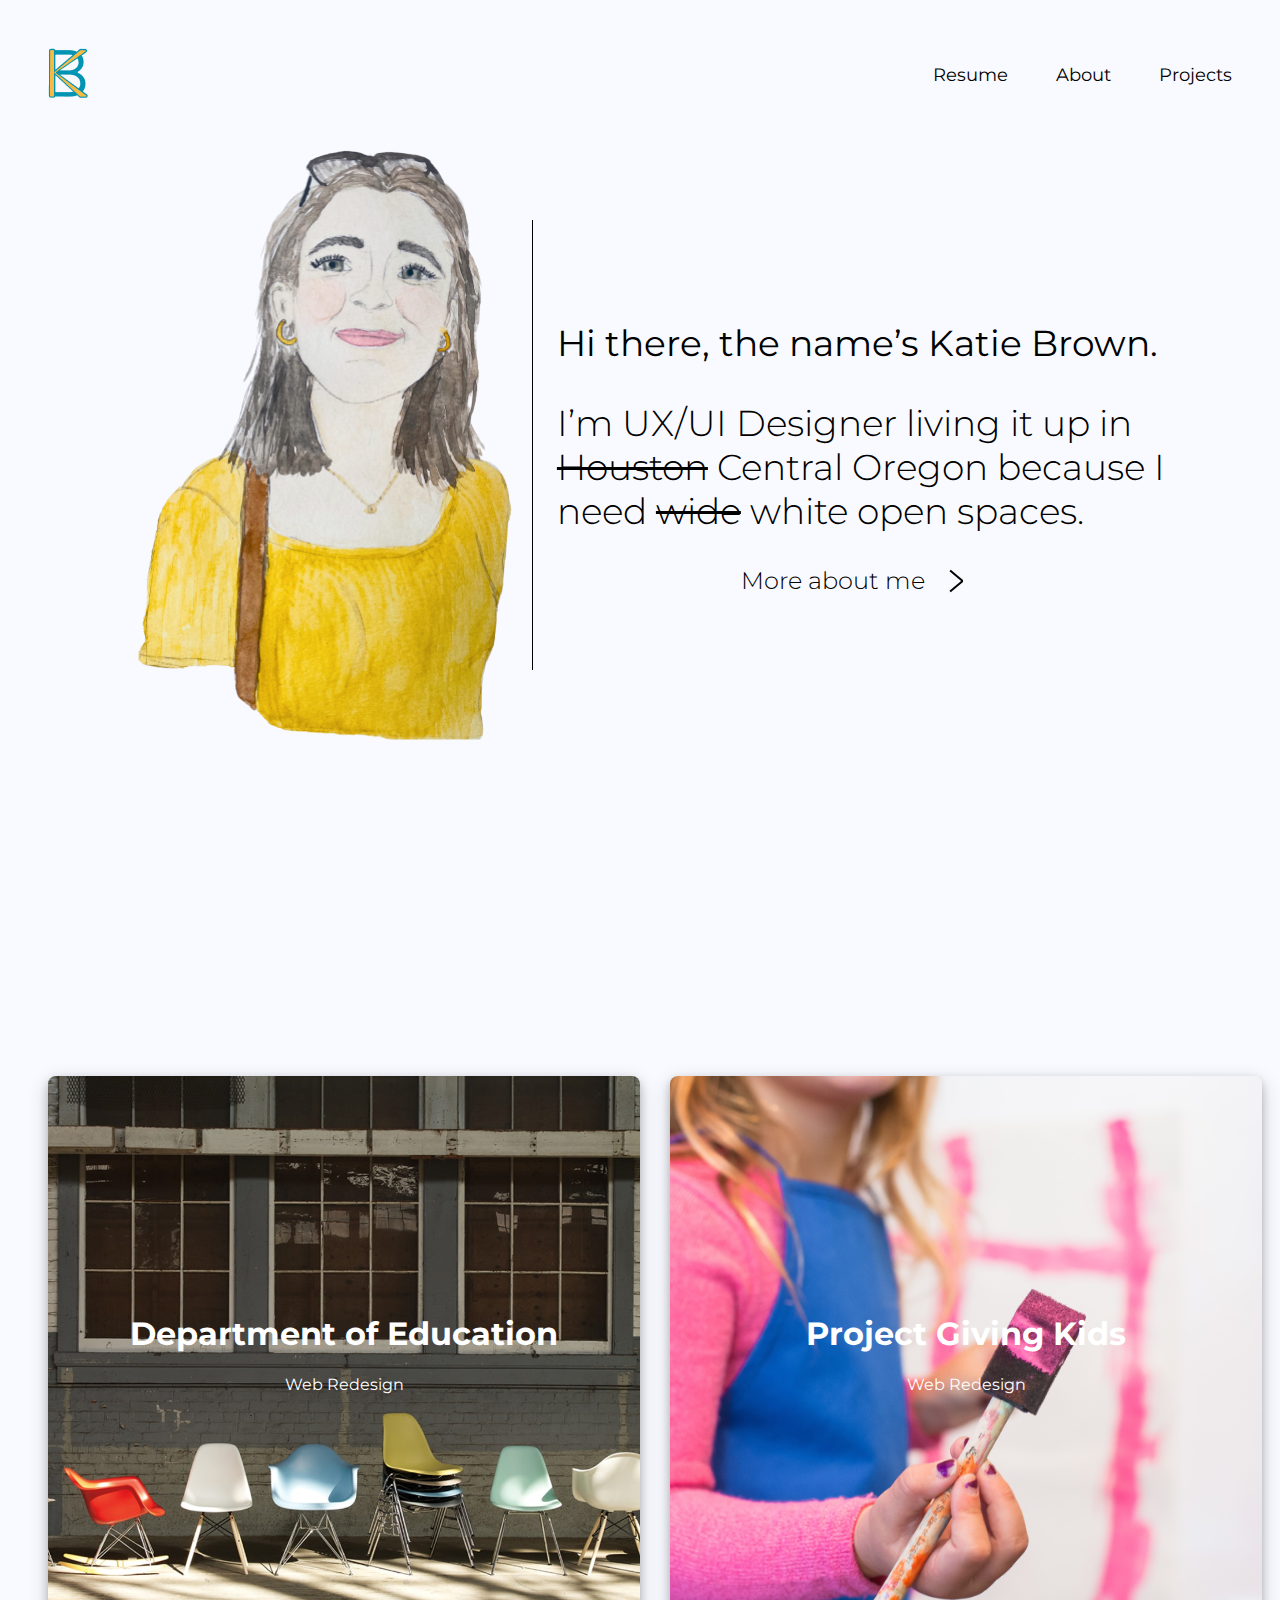
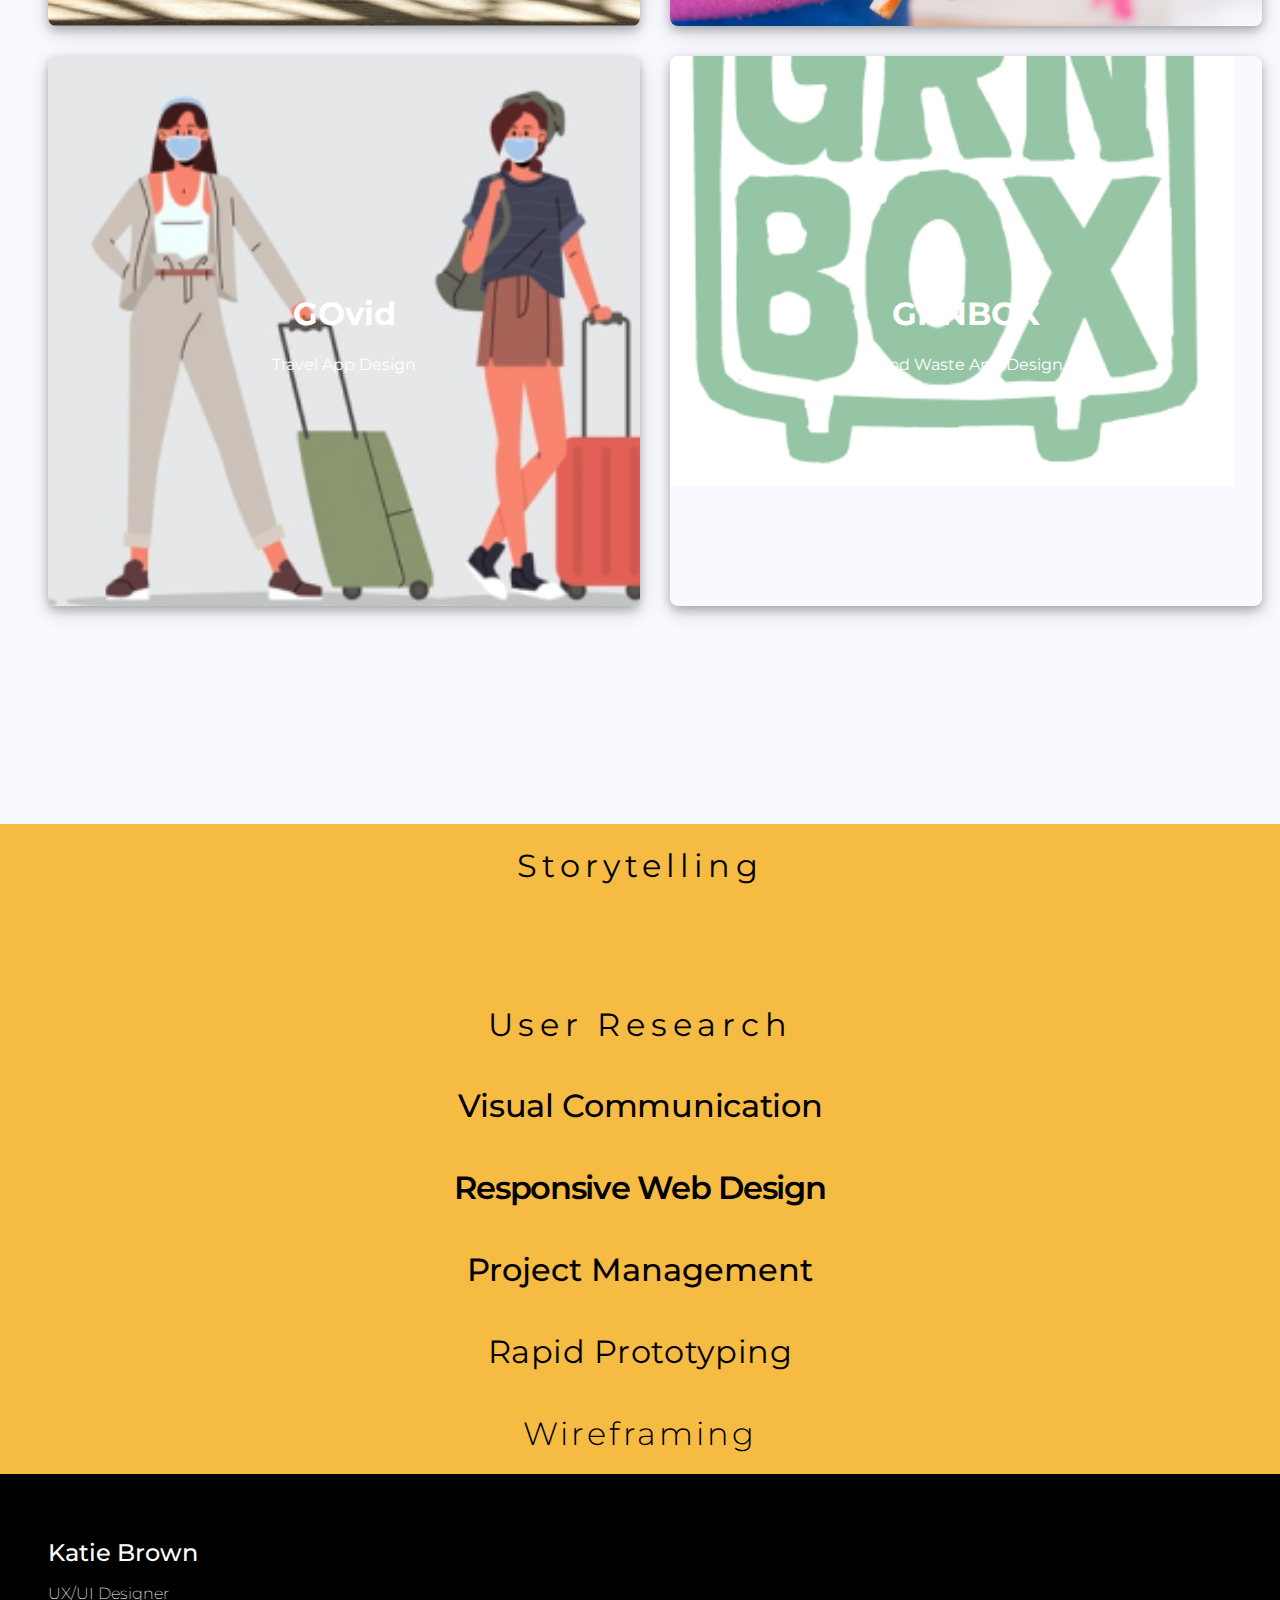
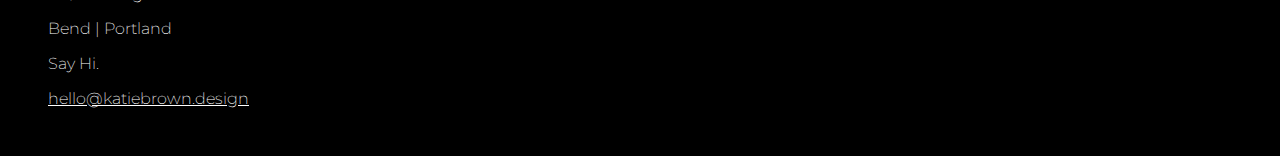
<file: index.html>
<!DOCTYPE html>
<html lang="en">
<head>
    <meta charset="UTF-8">
    <meta http-equiv="X-UA-Compatible" content="IE=edge">
    <meta name="viewport" content="width=device-width, initial-scale=1.0">
    <title>Katie Brown</title>
    <link rel="stylesheet" href="./Styles/style.css">
    <link rel="preconnect" href="https://fonts.googleapis.com">
    <link rel="preconnect" href="https://fonts.gstatic.com" crossorigin>
    <link href="https://fonts.googleapis.com/css2?family=Montserrat:wght@100;200;300;400;500;600;700&display=swap" rel="stylesheet">
  

</head>
<body>
    <header>
        <div id="header-logo">
            <img src="Assets/small_logo.png" alt="Katie Brown Logo">
        </div>
        <div id="globalNav">
            <ul>
                <li class="nav-item">Resume</li>
                <li class="nav-item">About</li>
                <li class="nav-item">Projects</li>
            </ul>
        </div>
    </header>

    

    <section id="hero">
        <img src="Assets/selfhero.png" alt="Self Portrait" id="hero_image">
        <div class="verticalLine"></div>
        <div class="heroText">
            <h1>Hi there, the name’s Katie Brown.</h1>
            <p>I’m UX/UI Designer living it up in <strike>Houston</strike> Central Oregon  
                because I need <strike>wide</strike> white open spaces.</p>
        
                <div class="moreButton">
                    <a class="animated-arrow" href="https://google.com">
                      <span class="the-arrow -left">
                        <span class="shaft"></span>
                      </span>
                      <span class="main">
                        <span class="text">
                        More about me
                        </span>
                        <span class="the-arrow -right">
                          <span class="shaft"></span>
                        </span>
                      </span>
                    </a>
                </div> 
            </div>
    </section>


    <section id="projectsSection">
        <div class="projects_container">
            <div id="deptOfEd" class="projectTile">
                <div class="projectName">
                    <h1 class="project_header">Department of Education</h1>
                    <p class="project_type">Web Redesign</p>
                </div>
                <div class="overlay"></div>
            </div>


            <div id="pgk" class="projectTile">
                <div class="projectName">
                    <h1 class="project_header">Project Giving Kids</h1>
                    <p class="project_type">Web Redesign</p>
                </div>
                <div class="overlay"></div> 
            </div>


            <div id="govid" class="projectTile">
                <div class="overlay"></div>  
                <div class="projectName">
                    <h1 class="project_header">GOvid</h1>
                    <p class="project_type">Travel App Design</p>
                </div>
            </div>


            <div id="grnbox" class="projectTile">
                
                <div class="projectName">
                    <h1 class="project_header">GRNBOX</h1>
                    <p class="project_type">Food Waste App Design</p>
                </div>
                
            </div>
        </div>
    </section>


    
    <section id=skillsSection>
        <div id="skillsCircle">
            <h1 class="skill" id="skill1">Storytelling</h1>
            <h1 class="skill" id="skill2">User Research</h1>
            <h1 class="skill" id="skill3">Visual Communication</h1>
            <h1 class="skill" id="skill4">Responsive Web Design</h1>
            <h1 class="skill" id="skill5">Project Management</h1>
            <h1 class="skill" id="skill6">Rapid Prototyping</h1>
            <h1 class="skill" id="skill7">Wireframing</h1>
        </div>
    </section>

    <footer>
        <div>
            <h1>Katie Brown</h1>
            <P>UX/UI Designer</P>
            <p>Bend | Portland</p>
            <p>Say Hi.</p>
            <a href="">hello@katiebrown.design</a>
        </div>
    </footer>
</body>
</html>
</file>
<file: Styles/style.css>
body {
    background-color: #F9FAFF;
    margin: 0;
  
    
    
}

header {
    display: flex;
    justify-content: space-between;
    align-items: center;}

#header-logo {
    padding: 48px;}

#globalNav{
    margin-right: 24px;}

.nav-item {
    padding: 24px;
    font-family: montserrat;
    font-size: 18px;
    transition:  .2s ease-in-out;}
.nav-item:hover {
    color: #F6BB43;
    cursor: url("https://cdn.custom-cursor.com/db/cursor/32/Watermelon.png"), pointer;
 
}
 
ul {
    list-style: none;
    display: flex;}
    


#hero {
       font-family: montserrat;
       padding-bottom: 88px;
       align-items: center;
       margin: auto;
       display: flex;
       justify-content: center;
       max-width: 1100px;
       grid-template-columns: 1fr 1fr 1fr;
       grid-template-rows: 1fr;
       grid-template-areas: 
       "hero_image verticalLine heroText";}

#hero_image {
    margin: 0;
    width: 425px;
    height: auto;
    padding-right: 16px;
    padding-left: 48px; }

.verticalLine {
    height: 450px;
    border-left: 1px solid #000000;  }

.heroText {
    text-align: left;
    margin: auto;
    width: 685px;
    padding-left: 24px;
    padding-right: 24px;
    min-width: 300px;}

.heroText h1 {
    font-size: 36px;
    font-weight: 400;}

.heroText p {
    font-weight: 300;
    font-size: 36px;}

.moreButton {
    display: flex;
    align-items: center;
    justify-content: center;
    height: 100%;}

span > .text {
    font-family: montserrat;
    font-style: normal;
    font-weight: 300;}


.the-arrow {
    width: 20px;
   
    transition: all 0.2s;
}
.the-arrow.-left {
    position: absolute;
    top: 50%;
    left: 0;
}
.the-arrow.-left > .shaft {
    width: 0;
    height: 2px;
    background-color: #F6BB43;
}
.the-arrow.-left > .shaft:before, .the-arrow.-left > .shaft:after {
    width: 0;
    background-color: #F6BB43;
    height: 2px;
}


.the-arrow.-right {
    top: 50%;
    padding-left: 20px;
}
.the-arrow.-right > .shaft {
    width: 2px;
    transition-delay: .2s;
}
.the-arrow.-right > .shaft:before, .the-arrow.-right > .shaft:after {
    width: 16px;
    transition-delay: 0.3s;
    transition: all .2s;
}
.the-arrow.-right > .shaft:before {
    transform: rotate(40deg);
}
.the-arrow.-right > .shaft:after {
    transform: rotate(-40deg);
}
.the-arrow > .shaft {
    background-color: black;
    display: block;
    height: 2px;
    position: relative;
    transition: all .2s;
    transition-delay: 0;
    will-change: transform;
}
.the-arrow > .shaft:before, .the-arrow > .shaft:after {
    background-color: black;
    content: '';
    display: block;
    height: 2px;
    position: absolute;
    top: 0;
    right: 0;
    transition: all .2s;
    transition-delay: 0;
}
.the-arrow > .shaft:before {
    transform-origin: top right;
}
.the-arrow > .shaft:after {
    transform-origin: bottom right;
}
.animated-arrow {
    display: inline-block;
    color: black;
    font-size: 24px;
    font-weight: 300;
    text-decoration: none;
    position: relative;
    transition: all 0.2s;
}
.animated-arrow:hover {
    color: black;
}
.animated-arrow:hover > .the-arrow.-left > .shaft {
    width: 48px;
    transition-delay: .2s;
    background-color: #F6BB43;
}
.animated-arrow:hover > .the-arrow.-left > .shaft:before, .animated-arrow:hover > .the-arrow.-left > .shaft:after {
    width: 20px;
    transition-delay: 0.1s;
    background-color: #F6BB43;
}
.animated-arrow:hover > .the-arrow.-left > .shaft:before {
    transform: rotate(40deg);
}
.animated-arrow:hover > .the-arrow.-left > .shaft:after {
    transform: rotate(-40deg);
}
.animated-arrow:hover > .main {
  
    transform: translateX(80px);
}
.animated-arrow:hover > .main > .the-arrow.-right > .shaft {
    width: 0;
    transform: translateX(200%);
    transition-delay: 0;
}
.animated-arrow:hover > .main > .the-arrow.-right > .shaft:before, .animated-arrow:hover > .main > .the-arrow.-right > .shaft:after {
    width: 0;
    transition-delay: 0;
    transition: all .2s;
}
.animated-arrow:hover > .main > .the-arrow.-right > .shaft:before {
    transform: rotate(0);
}
.animated-arrow:hover > .main > .the-arrow.-right > .shaft:after {
    transform: rotate(0);
}
.animated-arrow > .main {
    display: flex;
    align-items: center;
    transition: all .2s;
}
.animated-arrow > .main > .text {
    margin: 0 16px 0 0;
    line-height: 1;
}
.animated-arrow > .main > .the-arrow {
    position: relative;
}









#projectsSection {
    margin-top: 200px;
    margin-bottom: 200px;
    height: 1100px;
    width: auto;
    padding: 48px;}

.projects_container {
    display: grid;
    margin: auto;
    height: 100%;
    min-width: min-content;
    grid-template-rows: 50% 50%;
    grid-template-columns: 50% 50% ;
    grid-template-areas: 
    "deptOfEd pgk"
    "govid grnbox";
    gap: 30px 30px;}

.projectTile {
    background-position: center;
    background-size: cover;
    background-blend-mode: overlay;
    background-repeat: no-repeat;
    height: 100%;
    min-width: 300px;
    align-items: center;
    display: flex;
    position: relative;
    border-radius: 8px;
    box-shadow: 0 4px 8px 0 rgba(0, 0, 0, 0.2), 0 6px 20px 0 rgba(0, 0, 0, 0.19);
    transition: ease-in-out .4s;   
}

.projectName {
    text-align: center;
    color: #ffffff;
}

.project_header {
    text-align: center;}

.project_type {
    text-align: center;}


#deptOfEd{
    grid-area: deptOfEd;
    background-image: url("../Assets/doeTileImage.png");
   
    font-family: montserrat;
    justify-content: center;
    align-content: center;
    
}


.projectTile:hover {
    background-color: rgba(15, 15, 15, 0.8);
    
}

#pgk {
    grid-area: pgk;
    background-image: url("../Assets/pgkTileImage.png");
    font-family: montserrat;
    justify-content: center;
    align-content: center;}

#govid {
    grid-area: govid;
    background-image: url("../Assets/ govidTileImage.png");
    font-family: montserrat;
    justify-content: center;
    align-content: center;}

#grnbox {
    grid-area: grnbox;
    background-image: url("../Assets/grnboxTileImage.png");
    background-position: center;
    background-size: 100%;
    font-family: montserrat;
    justify-content: center;
    align-content: center;}





#skillsSection {
    margin: 300px, 0;
    height: auto;
    display:flex;
    align-items: center;
    justify-content: center;
}    

#skillsCircle {
    display: grid;
    grid-template-rows: 7fr;
    grid-template-columns: 1fr;
    align-content: space-between;
    font-family: montserrat;
    
    line-height: auto;
    text-align: center;
    width:100%;
    height: 650px;
    background-color: #F6BB43;
    margin: auto;
    
}

.skill {
    font-size: 32px;
    transition: ease-in .2s;
}
.skill:hover {
    font-size: 34px;
}

#skill1 {
    width:auto;
    height: auto;
    left: auto;
    font-style: normal;
    font-weight: normal;
    letter-spacing: 0.16em;
    color: #000000;}
#skill2 {
    width:auto;
    height: auto;
    left: auto;
    top: auto;
    font-style: normal;
    font-weight: 400;
    letter-spacing: 0.18em;
    color: #000000;}
#skill3 {
    width:auto;
    height: auto;
    left: auto;
    top: auto;
    font-style: normal;
    font-weight: 500;
    letter-spacing: -0.01em;
    color: #000000;}
#skill4 {
    width:auto;
    height: auto;
    left: auto;
    top: auto;
    font-style: normal;
    font-weight: 600;
    letter-spacing: -0.04em;
    color: #000000;}
#skill5 {
    width:auto;
    height: auto;
    left: auto;
    top: auto;
    font-style: normal;
    font-weight: 500;
    letter-spacing: 0.0em;
    color: #000000;}
#skill6 {
    width:auto;
    height: auto;
    left: auto;
    top: auto;
    font-style: normal;
    font-weight: 400;
    letter-spacing: 0.02em;
    color: #000000;}
#skill7 {
    width:auto;
    height: auto;
    left: auto;
    top: auto;
    font-style: normal;
    font-weight: 300;
    letter-spacing: 0.09em;
    color: #000000;}




footer {
    font-family: Montserrat;
    background-color: black;
    color: white;
    margin: 0;
    padding: 48px;
}

footer >div > h1 {
    font-size: 24px;
    font-weight: 500;
}
footer > div > p {
    font-size: 16px;
    font-weight: 200;
}

 footer > div > a {
    font-size: 16px;
    color: white;
    font-weight: 200;
}
</file>
